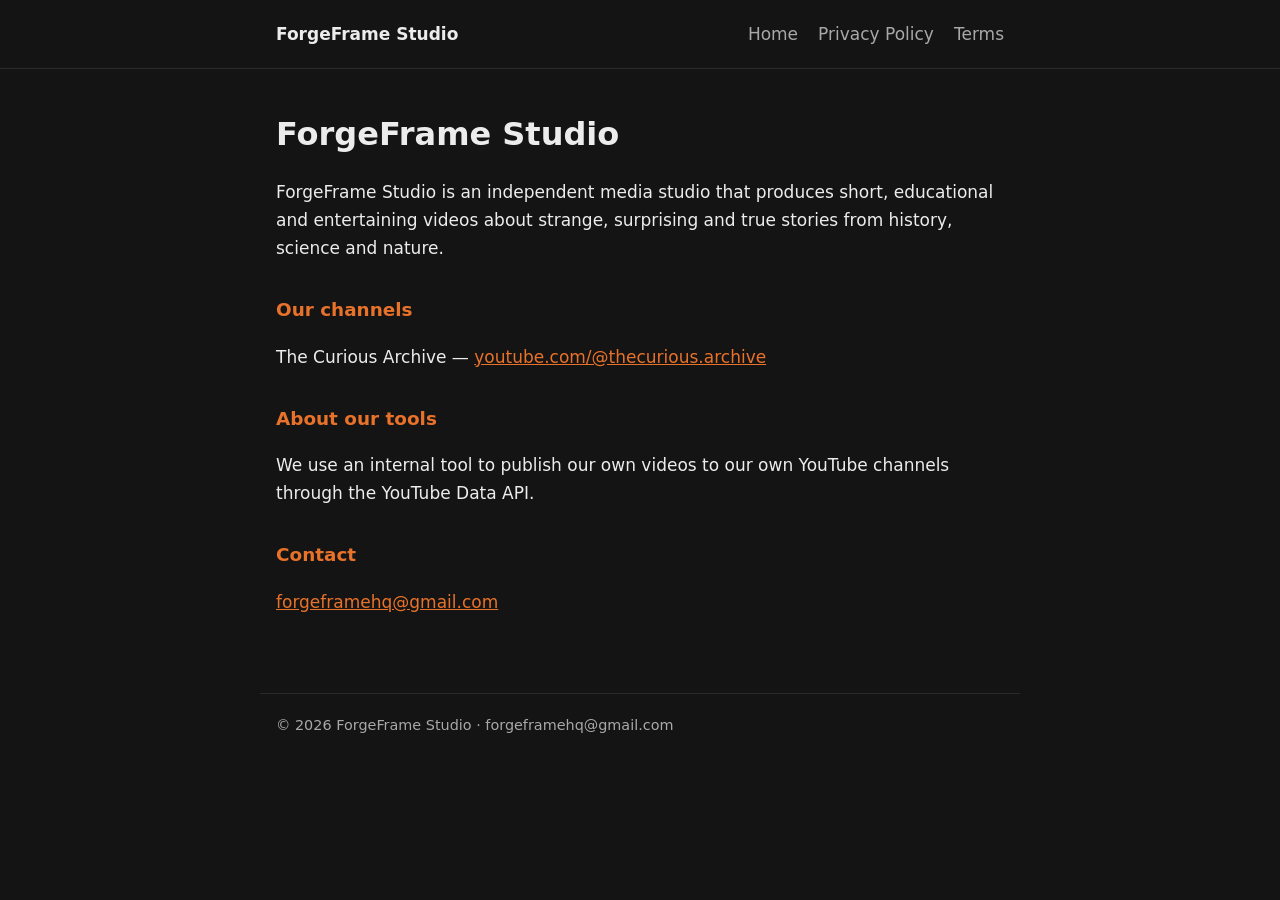
<file: index.html>
<!doctype html><html lang="en"><head><meta charset="utf-8"><meta name="viewport" content="width=device-width,initial-scale=1"><link rel="stylesheet" href="style.css"><title>ForgeFrame Studio</title></head><body><header><nav><a class="brand" href="index.html">ForgeFrame Studio</a><a href="index.html">Home</a><a href="privacy.html">Privacy Policy</a><a href="terms.html">Terms</a></nav></header><main>
<h1>ForgeFrame Studio</h1>
<p>ForgeFrame Studio is an independent media studio that produces short, educational and entertaining videos about strange, surprising and true stories from history, science and nature.</p>
<h2>Our channels</h2>
<p>The Curious Archive &mdash; <a href="https://www.youtube.com/@thecurious.archive">youtube.com/@thecurious.archive</a></p>
<h2>About our tools</h2>
<p>We use an internal tool to publish our own videos to our own YouTube channels through the YouTube Data API.</p>
<h2>Contact</h2><p><a href="mailto:forgeframehq@gmail.com">forgeframehq@gmail.com</a></p>
</main><footer>&copy; 2026 ForgeFrame Studio &middot; forgeframehq@gmail.com</footer></body></html>
</file>
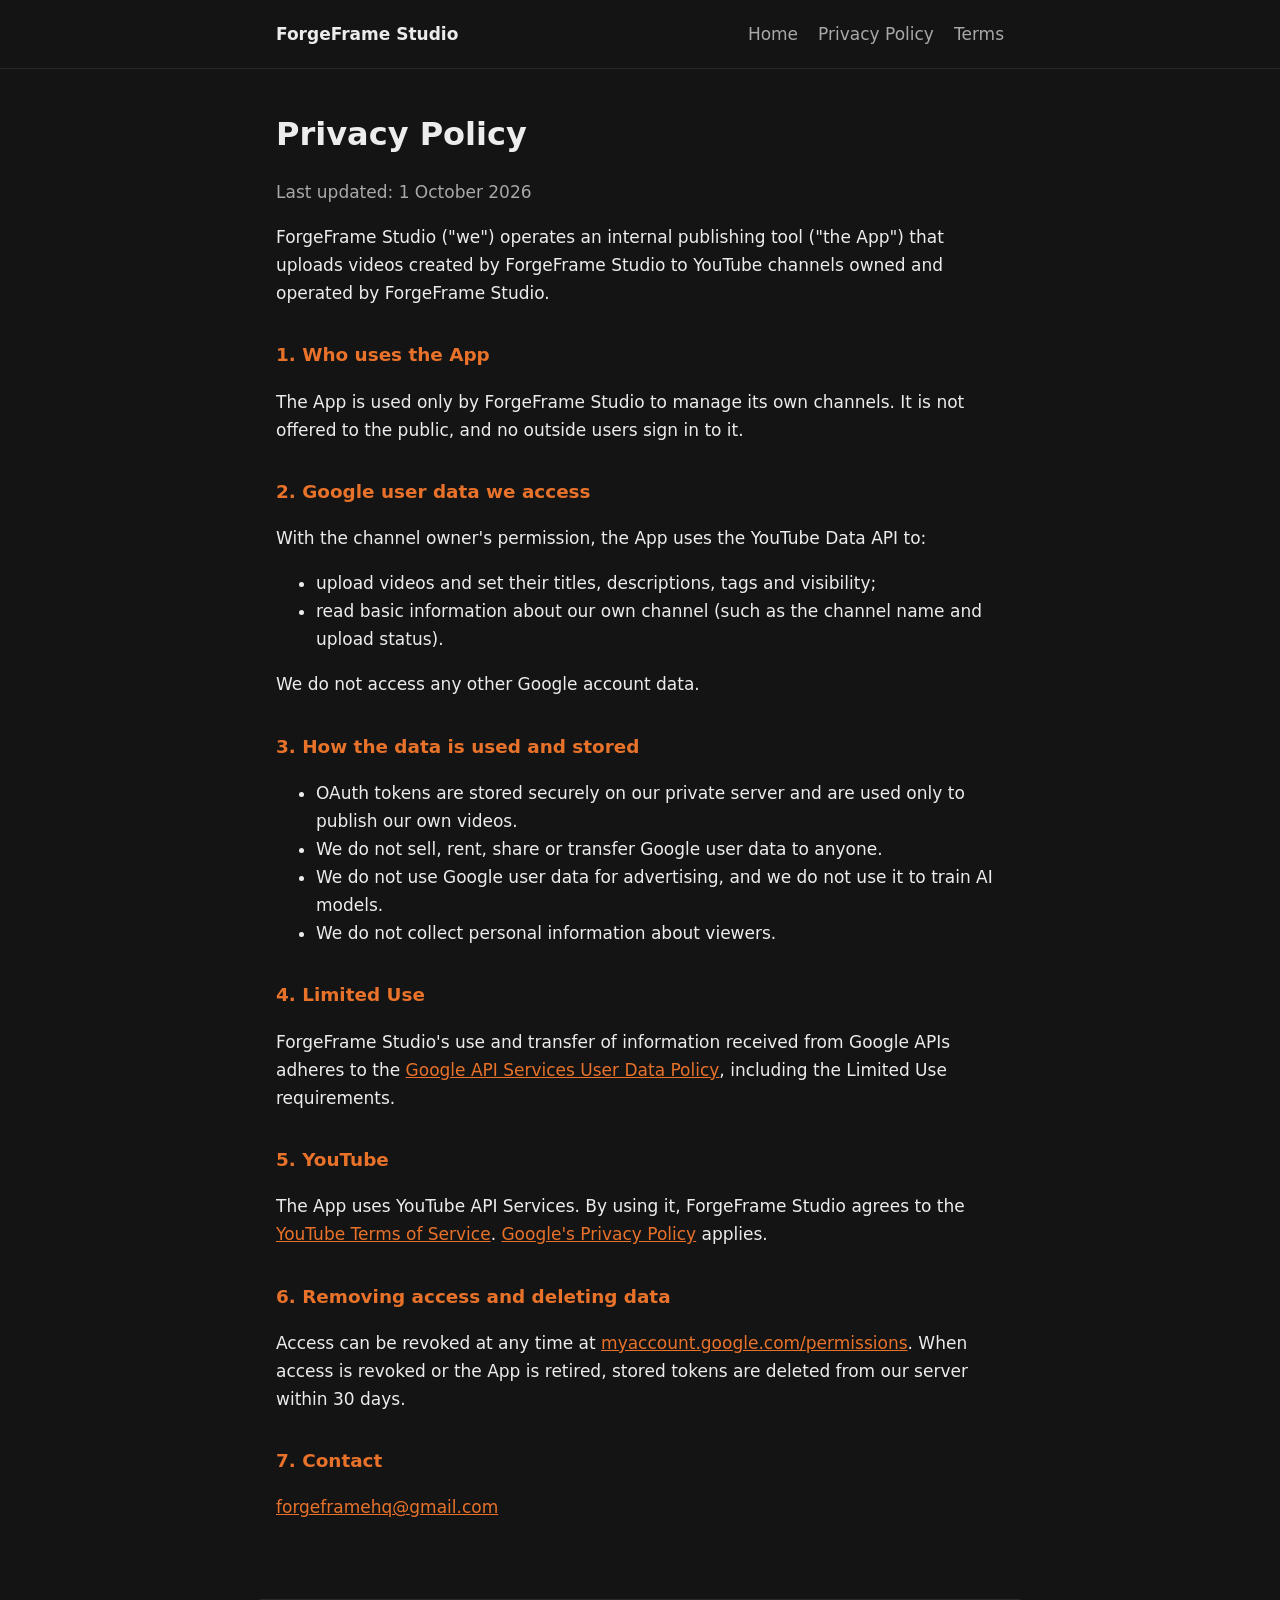
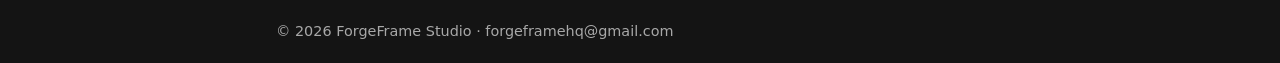
<file: privacy.html>
<!doctype html><html lang="en"><head><meta charset="utf-8"><meta name="viewport" content="width=device-width,initial-scale=1"><link rel="stylesheet" href="style.css"><title>Privacy Policy - ForgeFrame Studio</title></head><body><header><nav><a class="brand" href="index.html">ForgeFrame Studio</a><a href="index.html">Home</a><a href="privacy.html">Privacy Policy</a><a href="terms.html">Terms</a></nav></header><main>
<h1>Privacy Policy</h1><p class="muted">Last updated: 1 October 2026</p>
<p>ForgeFrame Studio ("we") operates an internal publishing tool ("the App") that uploads videos created by ForgeFrame Studio to YouTube channels owned and operated by ForgeFrame Studio.</p>
<h2>1. Who uses the App</h2><p>The App is used only by ForgeFrame Studio to manage its own channels. It is not offered to the public, and no outside users sign in to it.</p>
<h2>2. Google user data we access</h2><p>With the channel owner's permission, the App uses the YouTube Data API to:</p>
<ul><li>upload videos and set their titles, descriptions, tags and visibility;</li><li>read basic information about our own channel (such as the channel name and upload status).</li></ul>
<p>We do not access any other Google account data.</p>
<h2>3. How the data is used and stored</h2><ul>
<li>OAuth tokens are stored securely on our private server and are used only to publish our own videos.</li>
<li>We do not sell, rent, share or transfer Google user data to anyone.</li>
<li>We do not use Google user data for advertising, and we do not use it to train AI models.</li>
<li>We do not collect personal information about viewers.</li></ul>
<h2>4. Limited Use</h2><p>ForgeFrame Studio's use and transfer of information received from Google APIs adheres to the <a href="https://developers.google.com/terms/api-services-user-data-policy">Google API Services User Data Policy</a>, including the Limited Use requirements.</p>
<h2>5. YouTube</h2><p>The App uses YouTube API Services. By using it, ForgeFrame Studio agrees to the <a href="https://www.youtube.com/t/terms">YouTube Terms of Service</a>. <a href="https://policies.google.com/privacy">Google's Privacy Policy</a> applies.</p>
<h2>6. Removing access and deleting data</h2><p>Access can be revoked at any time at <a href="https://myaccount.google.com/permissions">myaccount.google.com/permissions</a>. When access is revoked or the App is retired, stored tokens are deleted from our server within 30 days.</p>
<h2>7. Contact</h2><p><a href="mailto:forgeframehq@gmail.com">forgeframehq@gmail.com</a></p>
</main><footer>&copy; 2026 ForgeFrame Studio &middot; forgeframehq@gmail.com</footer></body></html>
</file>
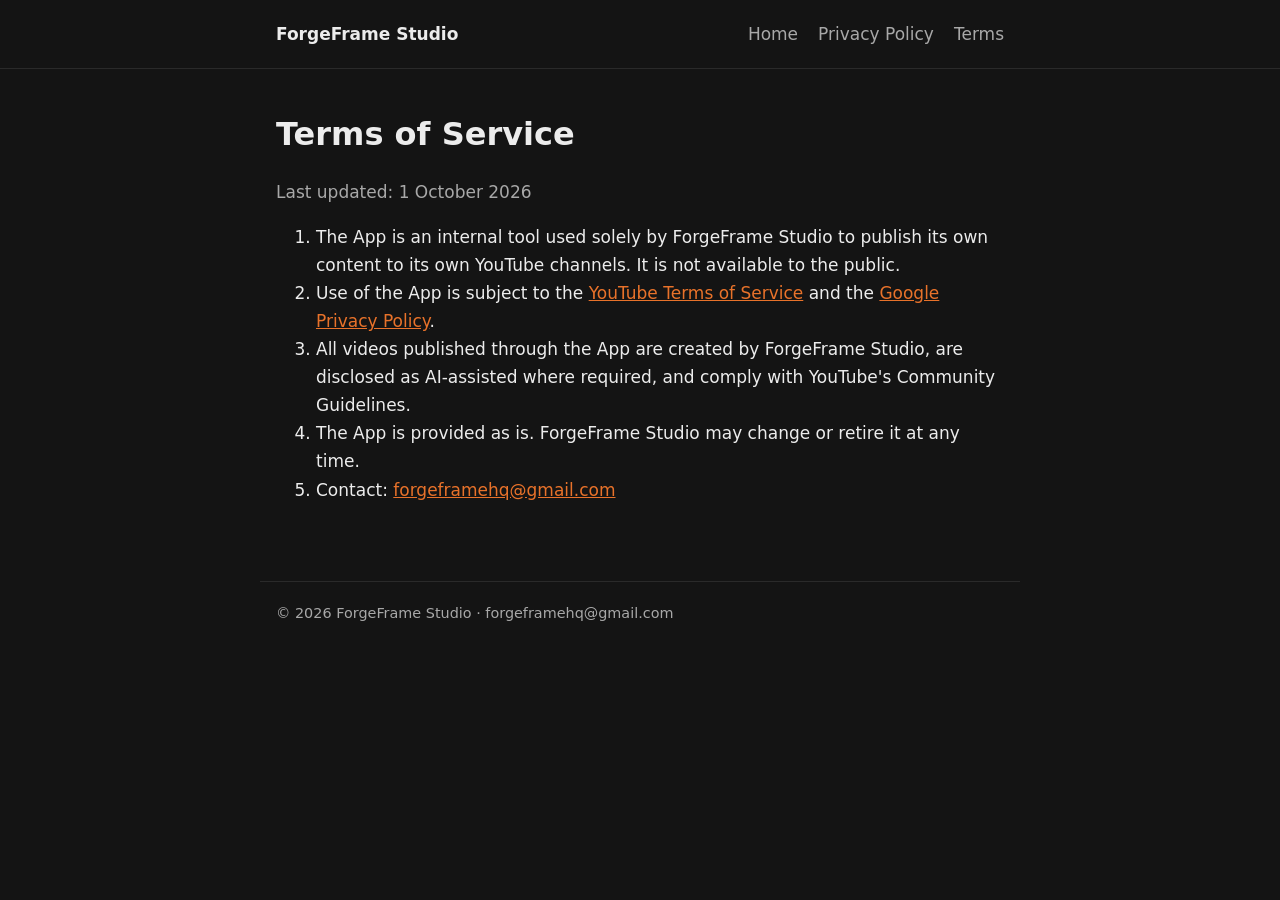
<file: terms.html>
<!doctype html><html lang="en"><head><meta charset="utf-8"><meta name="viewport" content="width=device-width,initial-scale=1"><link rel="stylesheet" href="style.css"><title>Terms of Service - ForgeFrame Studio</title></head><body><header><nav><a class="brand" href="index.html">ForgeFrame Studio</a><a href="index.html">Home</a><a href="privacy.html">Privacy Policy</a><a href="terms.html">Terms</a></nav></header><main>
<h1>Terms of Service</h1><p class="muted">Last updated: 1 October 2026</p>
<ol>
<li>The App is an internal tool used solely by ForgeFrame Studio to publish its own content to its own YouTube channels. It is not available to the public.</li>
<li>Use of the App is subject to the <a href="https://www.youtube.com/t/terms">YouTube Terms of Service</a> and the <a href="https://policies.google.com/privacy">Google Privacy Policy</a>.</li>
<li>All videos published through the App are created by ForgeFrame Studio, are disclosed as AI-assisted where required, and comply with YouTube's Community Guidelines.</li>
<li>The App is provided as is. ForgeFrame Studio may change or retire it at any time.</li>
<li>Contact: <a href="mailto:forgeframehq@gmail.com">forgeframehq@gmail.com</a></li>
</ol></main><footer>&copy; 2026 ForgeFrame Studio &middot; forgeframehq@gmail.com</footer></body></html>
</file>
<file: style.css>
:root{--bg:#141414;--fg:#ececec;--muted:#a8a8a8;--accent:#e8722a}
*{box-sizing:border-box}body{margin:0;background:var(--bg);color:var(--fg);font:17px/1.65 system-ui,-apple-system,Segoe UI,Roboto,sans-serif}
header{border-bottom:1px solid #2a2a2a}nav,main,footer{max-width:760px;margin:0 auto;padding:20px 16px}
nav{display:flex;gap:20px;align-items:center;flex-wrap:wrap}nav .brand{font-weight:700;color:var(--fg);margin-right:auto;text-decoration:none}
nav a{color:var(--muted);text-decoration:none}nav a:hover{color:var(--accent)}
h1{font-size:2rem;margin:.6em 0 .3em}h2{font-size:1.15rem;margin-top:1.8em;color:var(--accent)}a{color:var(--accent)}
.muted{color:var(--muted)}footer{color:var(--muted);font-size:.9rem;border-top:1px solid #2a2a2a;margin-top:40px}
</file>
